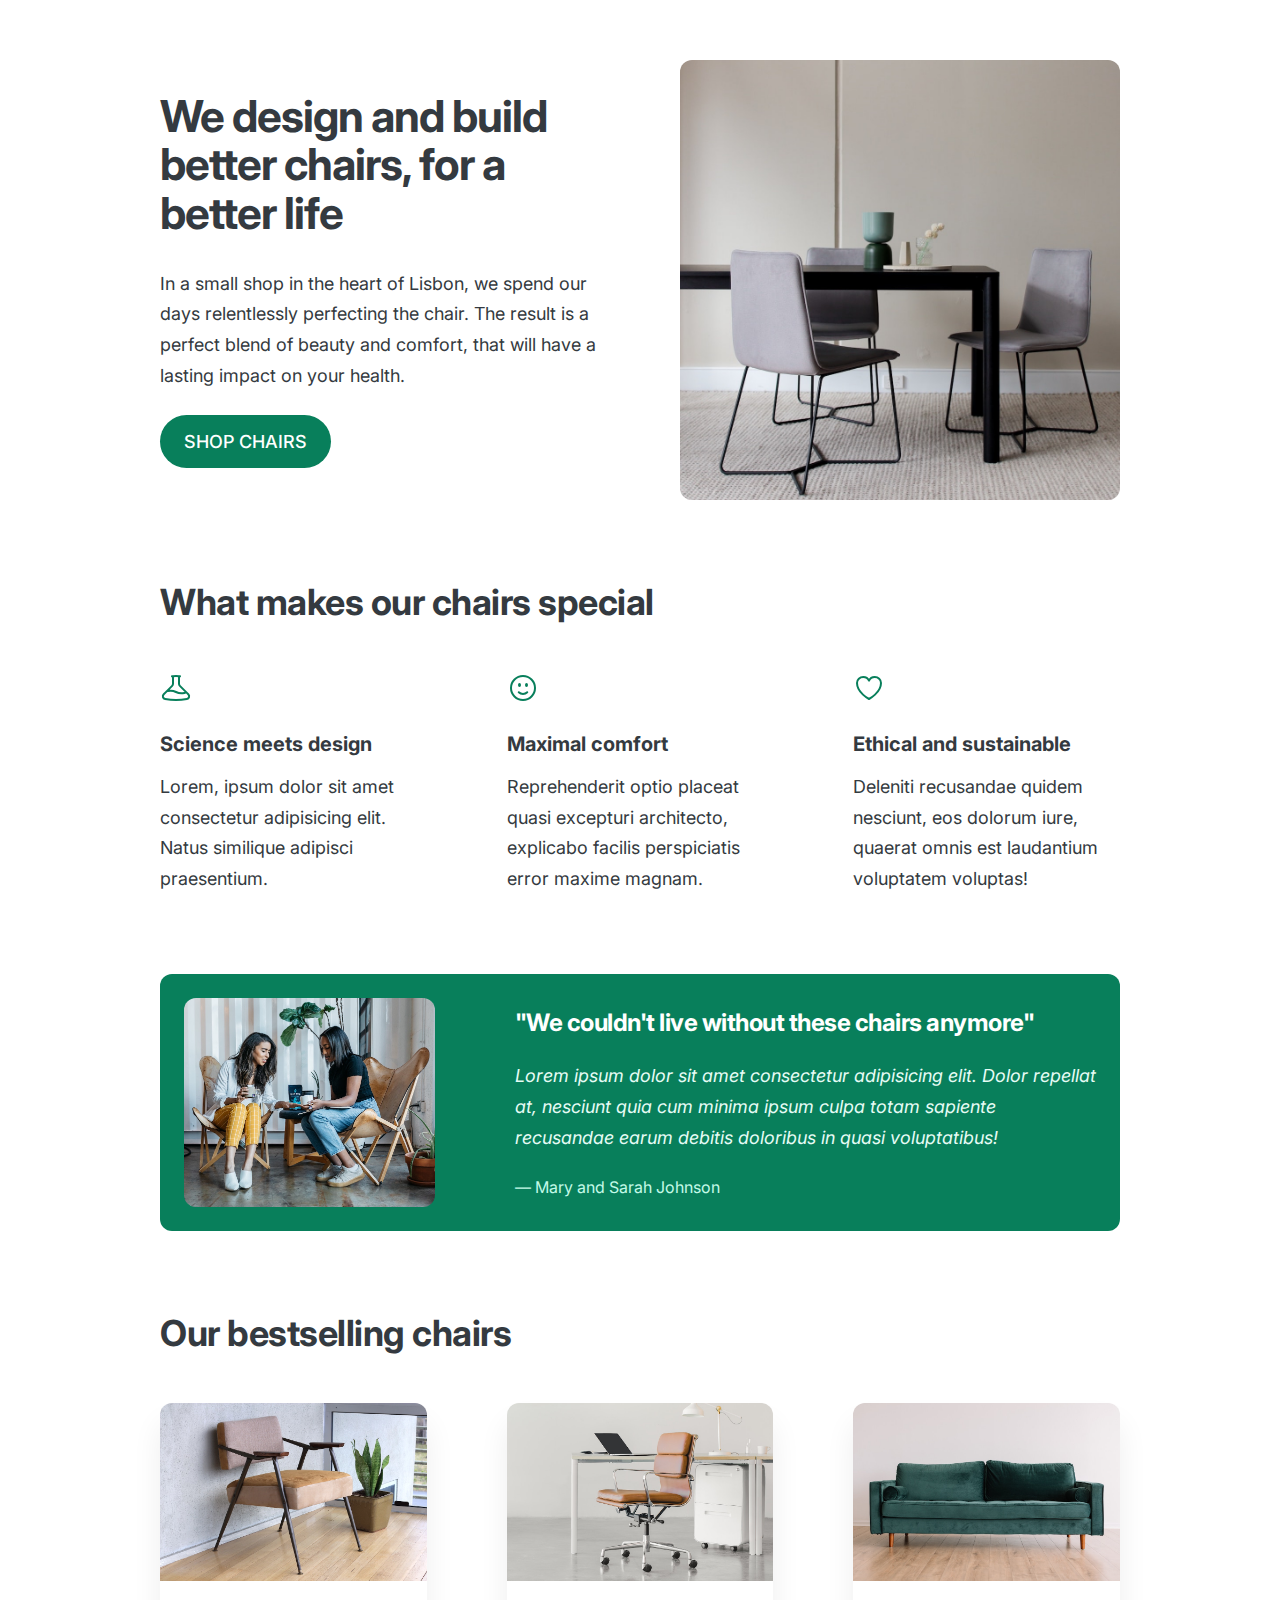
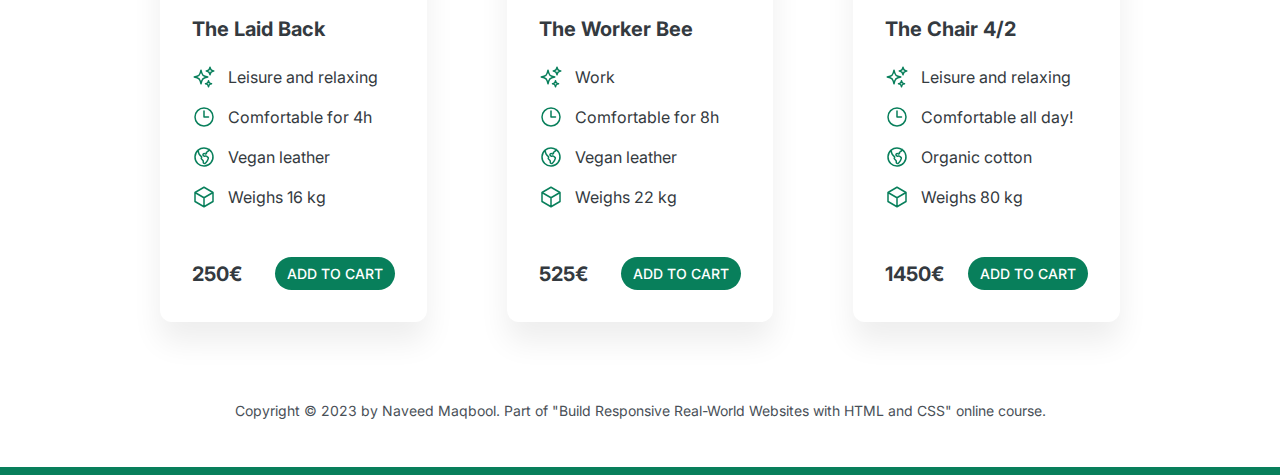
<file: index.html>
<!DOCTYPE html>
<html lang="en">
  <head>
    <meta charset="UTF-8" />
    <meta http-equiv="X-UA-Compatible" content="IE=edge" />
    <meta name="viewport" content="width=device-width, initial-scale=1.0" />

    <link rel="preconnect" href="https://fonts.googleapis.com" />
    <link rel="preconnect" href="https://fonts.gstatic.com" crossorigin />
    <link
      href="https://fonts.googleapis.com/css2?family=Inter:wght@400;500;700&display=swap"
      rel="stylesheet"
    />
    <link rel="stylesheet" href="style.css" />
    <title>Lisbon Chair Shop</title>
  </head>
  <body>
    <div class="container">
      <header>
        <div class="header-text-box">
          <h1>We design and build better chairs, for a better life</h1>
          <p class="header-text">
            In a small shop in the heart of Lisbon, we spend our days
            relentlessly perfecting the chair. The result is a perfect blend of
            beauty and comfort, that will have a lasting impact on your health.
          </p>
          <a class="btn btn--big" href="#">Shop chairs</a>
        </div>
        <img src="img/hero.jpg" alt="Photo" />
      </header>

      <section>
        <h2>What makes our chairs special</h2>
        <div class="grid-3-cols">
          <div>
            <svg
              xmlns="http://www.w3.org/2000/svg"
              fill="none"
              viewBox="0 0 24 24"
              stroke-width="1.5"
              stroke="currentColor"
              class="features-icon"
            >
              <path
                stroke-linecap="round"
                stroke-linejoin="round"
                d="M9.75 3.104v5.714a2.25 2.25 0 01-.659 1.591L5 14.5M9.75 3.104c-.251.023-.501.05-.75.082m.75-.082a24.301 24.301 0 014.5 0m0 0v5.714c0 .597.237 1.17.659 1.591L19.8 15.3M14.25 3.104c.251.023.501.05.75.082M19.8 15.3l-1.57.393A9.065 9.065 0 0112 15a9.065 9.065 0 00-6.23-.693L5 14.5m14.8.8l1.402 1.402c1.232 1.232.65 3.318-1.067 3.611A48.309 48.309 0 0112 21c-2.773 0-5.491-.235-8.135-.687-1.718-.293-2.3-2.379-1.067-3.61L5 14.5"
              />
            </svg>
            <p class="features-title"><strong>Science meets design</strong></p>
            <p class="features-text">
              Lorem, ipsum dolor sit amet consectetur adipisicing elit. Natus
              similique adipisci praesentium.
            </p>
          </div>

          <div>
            <svg
              xmlns="http://www.w3.org/2000/svg"
              fill="none"
              viewBox="0 0 24 24"
              stroke-width="1.5"
              stroke="currentColor"
              class="features-icon"
            >
              <path
                stroke-linecap="round"
                stroke-linejoin="round"
                d="M15.182 15.182a4.5 4.5 0 01-6.364 0M21 12a9 9 0 11-18 0 9 9 0 0118 0zM9.75 9.75c0 .414-.168.75-.375.75S9 10.164 9 9.75 9.168 9 9.375 9s.375.336.375.75zm-.375 0h.008v.015h-.008V9.75zm5.625 0c0 .414-.168.75-.375.75s-.375-.336-.375-.75.168-.75.375-.75.375.336.375.75zm-.375 0h.008v.015h-.008V9.75z"
              />
            </svg>

            <p class="features-title">
              <strong>Maximal comfort</strong>
            </p>
            <p class="features-text">
              Reprehenderit optio placeat quasi excepturi architecto, explicabo
              facilis perspiciatis error maxime magnam.
            </p>
          </div>

          <div>
            <svg
              xmlns="http://www.w3.org/2000/svg"
              fill="none"
              viewBox="0 0 24 24"
              stroke-width="1.5"
              stroke="currentColor"
              class="features-icon"
            >
              <path
                stroke-linecap="round"
                stroke-linejoin="round"
                d="M21 8.25c0-2.485-2.099-4.5-4.688-4.5-1.935 0-3.597 1.126-4.312 2.733-.715-1.607-2.377-2.733-4.313-2.733C5.1 3.75 3 5.765 3 8.25c0 7.22 9 12 9 12s9-4.78 9-12z"
              />
            </svg>

            <p class="features-title">
              <strong>Ethical and sustainable</strong>
            </p>
            <p class="features-text">
              Deleniti recusandae quidem nesciunt, eos dolorum iure, quaerat
              omnis est laudantium voluptatem voluptas!
            </p>
          </div>
        </div>
      </section>

      <section class="testimonial-section">
        <div class="grid-3-cols">
          <img src="img/customers.jpg" alt="People sitting on chairs" />
          <div class="testimonial-box">
            <h2>"We couldn't live without these chairs anymore"</h2>
            <blockquote class="testimonial-text">
              Lorem ipsum dolor sit amet consectetur adipisicing elit. Dolor
              repellat at, nesciunt quia cum minima ipsum culpa totam sapiente
              recusandae earum debitis doloribus in quasi voluptatibus!
            </blockquote>
            <p class="testimonial-author">&mdash; Mary and Sarah Johnson</p>
          </div>
        </div>
      </section>

      <section>
        <h2>Our bestselling chairs</h2>
        <div class="grid-3-cols">
          <figure class="chair">
            <img src="img/chair-1.jpg" alt="Chair" />
            <div class="chair-box">
              <h3>The Laid Back</h3>
              <ul class="chair-details">
                <li>
                  <svg
                    xmlns="http://www.w3.org/2000/svg"
                    fill="none"
                    viewBox="0 0 24 24"
                    stroke-width="1.5"
                    stroke="currentColor"
                    class="chair-icon"
                  >
                    <path
                      stroke-linecap="round"
                      stroke-linejoin="round"
                      d="M9.813 15.904L9 18.75l-.813-2.846a4.5 4.5 0 00-3.09-3.09L2.25 12l2.846-.813a4.5 4.5 0 003.09-3.09L9 5.25l.813 2.846a4.5 4.5 0 003.09 3.09L15.75 12l-2.846.813a4.5 4.5 0 00-3.09 3.09zM18.259 8.715L18 9.75l-.259-1.035a3.375 3.375 0 00-2.455-2.456L14.25 6l1.036-.259a3.375 3.375 0 002.455-2.456L18 2.25l.259 1.035a3.375 3.375 0 002.456 2.456L21.75 6l-1.035.259a3.375 3.375 0 00-2.456 2.456zM16.894 20.567L16.5 21.75l-.394-1.183a2.25 2.25 0 00-1.423-1.423L13.5 18.75l1.183-.394a2.25 2.25 0 001.423-1.423l.394-1.183.394 1.183a2.25 2.25 0 001.423 1.423l1.183.394-1.183.394a2.25 2.25 0 00-1.423 1.423z"
                    />
                  </svg>

                  <!-- Span is a generic INLINE text element, it doesn't have any meaning. It's like a div element, but inline -->
                  <span>Leisure and relaxing</span>
                </li>
                <li>
                  <svg
                    xmlns="http://www.w3.org/2000/svg"
                    fill="none"
                    viewBox="0 0 24 24"
                    stroke-width="1.5"
                    stroke="currentColor"
                    class="chair-icon"
                  >
                    <path
                      stroke-linecap="round"
                      stroke-linejoin="round"
                      d="M12 6v6h4.5m4.5 0a9 9 0 11-18 0 9 9 0 0118 0z"
                    />
                  </svg>

                  <span>Comfortable for 4h</span>
                </li>
                <li>
                  <svg
                    xmlns="http://www.w3.org/2000/svg"
                    fill="none"
                    viewBox="0 0 24 24"
                    stroke-width="1.5"
                    stroke="currentColor"
                    class="chair-icon"
                  >
                    <path
                      stroke-linecap="round"
                      stroke-linejoin="round"
                      d="M6.115 5.19l.319 1.913A6 6 0 008.11 10.36L9.75 12l-.387.775c-.217.433-.132.956.21 1.298l1.348 1.348c.21.21.329.497.329.795v1.089c0 .426.24.815.622 1.006l.153.076c.433.217.956.132 1.298-.21l.723-.723a8.7 8.7 0 002.288-4.042 1.087 1.087 0 00-.358-1.099l-1.33-1.108c-.251-.21-.582-.299-.905-.245l-1.17.195a1.125 1.125 0 01-.98-.314l-.295-.295a1.125 1.125 0 010-1.591l.13-.132a1.125 1.125 0 011.3-.21l.603.302a.809.809 0 001.086-1.086L14.25 7.5l1.256-.837a4.5 4.5 0 001.528-1.732l.146-.292M6.115 5.19A9 9 0 1017.18 4.64M6.115 5.19A8.965 8.965 0 0112 3c1.929 0 3.716.607 5.18 1.64"
                    />
                  </svg>

                  <span>Vegan leather</span>
                </li>
                <li>
                  <svg
                    xmlns="http://www.w3.org/2000/svg"
                    fill="none"
                    viewBox="0 0 24 24"
                    stroke-width="1.5"
                    stroke="currentColor"
                    class="chair-icon"
                  >
                    <path
                      stroke-linecap="round"
                      stroke-linejoin="round"
                      d="M21 7.5l-9-5.25L3 7.5m18 0l-9 5.25m9-5.25v9l-9 5.25M3 7.5l9 5.25M3 7.5v9l9 5.25m0-9v9"
                    />
                  </svg>

                  <span>Weighs 16 kg</span>
                </li>
              </ul>
              <div class="chair-price">
                <strong>250€</strong>
                <a href="#" class="btn btn--small">Add to cart</a>
              </div>
            </div>
          </figure>

          <figure class="chair">
            <img src="img/chair-2.jpg" alt="Chair" />
            <div class="chair-box">
              <h3>The Worker Bee</h3>
              <ul class="chair-details">
                <li>
                  <svg
                    xmlns="http://www.w3.org/2000/svg"
                    fill="none"
                    viewBox="0 0 24 24"
                    stroke-width="1.5"
                    stroke="currentColor"
                    class="chair-icon"
                  >
                    <path
                      stroke-linecap="round"
                      stroke-linejoin="round"
                      d="M9.813 15.904L9 18.75l-.813-2.846a4.5 4.5 0 00-3.09-3.09L2.25 12l2.846-.813a4.5 4.5 0 003.09-3.09L9 5.25l.813 2.846a4.5 4.5 0 003.09 3.09L15.75 12l-2.846.813a4.5 4.5 0 00-3.09 3.09zM18.259 8.715L18 9.75l-.259-1.035a3.375 3.375 0 00-2.455-2.456L14.25 6l1.036-.259a3.375 3.375 0 002.455-2.456L18 2.25l.259 1.035a3.375 3.375 0 002.456 2.456L21.75 6l-1.035.259a3.375 3.375 0 00-2.456 2.456zM16.894 20.567L16.5 21.75l-.394-1.183a2.25 2.25 0 00-1.423-1.423L13.5 18.75l1.183-.394a2.25 2.25 0 001.423-1.423l.394-1.183.394 1.183a2.25 2.25 0 001.423 1.423l1.183.394-1.183.394a2.25 2.25 0 00-1.423 1.423z"
                    />
                  </svg>

                  <span>Work</span>
                </li>
                <li>
                  <svg
                    xmlns="http://www.w3.org/2000/svg"
                    fill="none"
                    viewBox="0 0 24 24"
                    stroke-width="1.5"
                    stroke="currentColor"
                    class="chair-icon"
                  >
                    <path
                      stroke-linecap="round"
                      stroke-linejoin="round"
                      d="M12 6v6h4.5m4.5 0a9 9 0 11-18 0 9 9 0 0118 0z"
                    />
                  </svg>
                  <span>Comfortable for 8h</span>
                </li>
                <li>
                  <svg
                    xmlns="http://www.w3.org/2000/svg"
                    fill="none"
                    viewBox="0 0 24 24"
                    stroke-width="1.5"
                    stroke="currentColor"
                    class="chair-icon"
                  >
                    <path
                      stroke-linecap="round"
                      stroke-linejoin="round"
                      d="M6.115 5.19l.319 1.913A6 6 0 008.11 10.36L9.75 12l-.387.775c-.217.433-.132.956.21 1.298l1.348 1.348c.21.21.329.497.329.795v1.089c0 .426.24.815.622 1.006l.153.076c.433.217.956.132 1.298-.21l.723-.723a8.7 8.7 0 002.288-4.042 1.087 1.087 0 00-.358-1.099l-1.33-1.108c-.251-.21-.582-.299-.905-.245l-1.17.195a1.125 1.125 0 01-.98-.314l-.295-.295a1.125 1.125 0 010-1.591l.13-.132a1.125 1.125 0 011.3-.21l.603.302a.809.809 0 001.086-1.086L14.25 7.5l1.256-.837a4.5 4.5 0 001.528-1.732l.146-.292M6.115 5.19A9 9 0 1017.18 4.64M6.115 5.19A8.965 8.965 0 0112 3c1.929 0 3.716.607 5.18 1.64"
                    />
                  </svg>
                  <span>Vegan leather</span>
                </li>
                <li>
                  <svg
                    xmlns="http://www.w3.org/2000/svg"
                    fill="none"
                    viewBox="0 0 24 24"
                    stroke-width="1.5"
                    stroke="currentColor"
                    class="chair-icon"
                  >
                    <path
                      stroke-linecap="round"
                      stroke-linejoin="round"
                      d="M21 7.5l-9-5.25L3 7.5m18 0l-9 5.25m9-5.25v9l-9 5.25M3 7.5l9 5.25M3 7.5v9l9 5.25m0-9v9"
                    />
                  </svg>
                  <span>Weighs 22 kg</span>
                </li>
              </ul>
              <div class="chair-price">
                <strong>525€</strong>
                <a href="#" class="btn btn--small">Add to cart</a>
              </div>
            </div>
          </figure>

          <figure class="chair">
            <img src="img/chair-3.jpg" alt="Chair" />
            <div class="chair-box">
              <h3>The Chair 4/2</h3>
              <ul class="chair-details">
                <li>
                  <svg
                    xmlns="http://www.w3.org/2000/svg"
                    fill="none"
                    viewBox="0 0 24 24"
                    stroke-width="1.5"
                    stroke="currentColor"
                    class="chair-icon"
                  >
                    <path
                      stroke-linecap="round"
                      stroke-linejoin="round"
                      d="M9.813 15.904L9 18.75l-.813-2.846a4.5 4.5 0 00-3.09-3.09L2.25 12l2.846-.813a4.5 4.5 0 003.09-3.09L9 5.25l.813 2.846a4.5 4.5 0 003.09 3.09L15.75 12l-2.846.813a4.5 4.5 0 00-3.09 3.09zM18.259 8.715L18 9.75l-.259-1.035a3.375 3.375 0 00-2.455-2.456L14.25 6l1.036-.259a3.375 3.375 0 002.455-2.456L18 2.25l.259 1.035a3.375 3.375 0 002.456 2.456L21.75 6l-1.035.259a3.375 3.375 0 00-2.456 2.456zM16.894 20.567L16.5 21.75l-.394-1.183a2.25 2.25 0 00-1.423-1.423L13.5 18.75l1.183-.394a2.25 2.25 0 001.423-1.423l.394-1.183.394 1.183a2.25 2.25 0 001.423 1.423l1.183.394-1.183.394a2.25 2.25 0 00-1.423 1.423z"
                    />
                  </svg>
                  <span>Leisure and relaxing</span>
                </li>
                <li>
                  <svg
                    xmlns="http://www.w3.org/2000/svg"
                    fill="none"
                    viewBox="0 0 24 24"
                    stroke-width="1.5"
                    stroke="currentColor"
                    class="chair-icon"
                  >
                    <path
                      stroke-linecap="round"
                      stroke-linejoin="round"
                      d="M12 6v6h4.5m4.5 0a9 9 0 11-18 0 9 9 0 0118 0z"
                    />
                  </svg>
                  <span>Comfortable all day!</span>
                </li>
                <li>
                  <svg
                    xmlns="http://www.w3.org/2000/svg"
                    fill="none"
                    viewBox="0 0 24 24"
                    stroke-width="1.5"
                    stroke="currentColor"
                    class="chair-icon"
                  >
                    <path
                      stroke-linecap="round"
                      stroke-linejoin="round"
                      d="M6.115 5.19l.319 1.913A6 6 0 008.11 10.36L9.75 12l-.387.775c-.217.433-.132.956.21 1.298l1.348 1.348c.21.21.329.497.329.795v1.089c0 .426.24.815.622 1.006l.153.076c.433.217.956.132 1.298-.21l.723-.723a8.7 8.7 0 002.288-4.042 1.087 1.087 0 00-.358-1.099l-1.33-1.108c-.251-.21-.582-.299-.905-.245l-1.17.195a1.125 1.125 0 01-.98-.314l-.295-.295a1.125 1.125 0 010-1.591l.13-.132a1.125 1.125 0 011.3-.21l.603.302a.809.809 0 001.086-1.086L14.25 7.5l1.256-.837a4.5 4.5 0 001.528-1.732l.146-.292M6.115 5.19A9 9 0 1017.18 4.64M6.115 5.19A8.965 8.965 0 0112 3c1.929 0 3.716.607 5.18 1.64"
                    />
                  </svg>
                  <span>Organic cotton</span>
                </li>
                <li>
                  <svg
                    xmlns="http://www.w3.org/2000/svg"
                    fill="none"
                    viewBox="0 0 24 24"
                    stroke-width="1.5"
                    stroke="currentColor"
                    class="chair-icon"
                  >
                    <path
                      stroke-linecap="round"
                      stroke-linejoin="round"
                      d="M21 7.5l-9-5.25L3 7.5m18 0l-9 5.25m9-5.25v9l-9 5.25M3 7.5l9 5.25M3 7.5v9l9 5.25m0-9v9"
                    />
                  </svg>
                  <span>Weighs 80 kg</span>
                </li>
              </ul>
              <div class="chair-price">
                <strong>1450€</strong>
                <a href="#" class="btn btn--small">Add to cart</a>
              </div>
            </div>
          </figure>
        </div>
      </section>

      <footer>
        Copyright &copy; 2023 by Naveed Maqbool. Part of "Build Responsive
        Real-World Websites with HTML and CSS" online course.
      </footer>
    </div>
  </body>
</html>
</file>
<file: style.css>
/*
SPACING SYSTEM (px)
2 / 4 / 8 / 12 / 16 / 24 / 32 / 48 / 64 / 80 / 96 / 128

FONT SIZE SYSTEM (px)
10 / 12 / 14 / 16 / 18 / 20 / 24 / 30 / 36 / 44 / 52 / 62 / 74 / 86 / 98
*/

/* 
MAIN COLOR: #087f5b
GREY COLOR: #343a40;
 */

* {
  margin: 0;
  padding: 0;
  box-sizing: border-box;
}

/* ------------------------ */
/* GENERAL STYLES */
/* ------------------------ */
body {
  font-family: 'Inter', sans-serif;
  color: #343a40;
  border-bottom: 8px solid #087f5b;
}

.container {
  width: 960px;
  margin: 0 auto;
}

header,
section {
  margin-bottom: 80px;
}

h2 {
  margin-bottom: 48px;
  /* 24 / 30 / 36 */
  font-size: 36px;
  letter-spacing: -0.5px;
}

.grid-3-cols {
  display: grid;
  grid-template-columns: repeat(3, 1fr);
  column-gap: 80px;
}

.btn:link,
.btn:visited {
  background-color: #087f5b;
  color: #fff;
  text-decoration: none;
  display: inline-block;
  font-weight: 500;
  border-radius: 100px;
  text-transform: uppercase;
}

.btn:hover,
.btn:active {
  background-color: #099268;
}

.btn--big {
  font-size: 18px;
  padding: 16px 24px;
}

.btn--small {
  font-size: 14px;
  padding: 8px 12px;
}

img {
  border-radius: 12px;
}
/* ------------------------ */
/* COMPONENT STYLES */
/* ------------------------ */

/* HEADER */
header {
  display: grid;
  grid-template-columns: repeat(2, 1fr);
  column-gap: 80px;
  margin-top: 60px;
}

.header-text-box {
  align-self: center;
}

h1 {
  margin-bottom: 32px;
  font-size: 44px;
  line-height: 1.1;
  letter-spacing: -1px;
}

.header-text {
  margin-bottom: 24px;
  font-size: 18px;
  line-height: 1.7;
}

img {
  width: 100%;
}

/* FEATURES */
.features-icon {
  stroke: #087f5b;
  width: 32px;
  height: 32px;
  margin-bottom: 24px;
}

.features-title {
  margin-bottom: 16px;
  font-size: 20px;
}

.features-text {
  font-size: 18px;
  line-height: 1.7;
}

/* TESTIMONIAL */
.testimonial-section {
  background-color: #087f5b;
  color: #fff;
  padding: 24px;
  border-radius: 12px;
}

.testimonial-box {
  grid-column: 2 / -1;
  align-self: center;
}

.testimonial-box h2 {
  margin-bottom: 24px;
  font-size: 24px;
}

.testimonial-text {
  font-style: italic;
  margin-bottom: 24px;
  font-size: 18px;
  line-height: 1.7;
  color: #e6fcf5;
}

.testimonial-author {
  color: #c3fae8;
}

/* CHAIRS */
.chair {
  box-shadow: 0 20px 30px rgba(0, 0, 0, 0.07);
  border-radius: 12px;
}

.chair img {
  border-bottom-right-radius: 0;
  border-bottom-left-radius: 0;
}
.chair-box {
  padding: 32px;
}

h3 {
  margin-bottom: 24px;
  font-size: 20px;
}

.chair-details {
  list-style: none;
  margin-bottom: 48px;
}

.chair-details li {
  display: flex;
  align-items: center;
  gap: 12px;
  margin-bottom: 16px;
}

.chair-details li:last-child {
  margin-bottom: 0;
}

.chair-icon {
  stroke: #087f5b;
  width: 24px;
  height: 24px;
}

.chair-price {
  display: flex;
  justify-content: space-between;
  font-size: 20px;
  align-items: center;
}

footer {
  margin-bottom: 48px;
  font-size: 14px;
  color: #495057;
  text-align: center;
}
</file>
